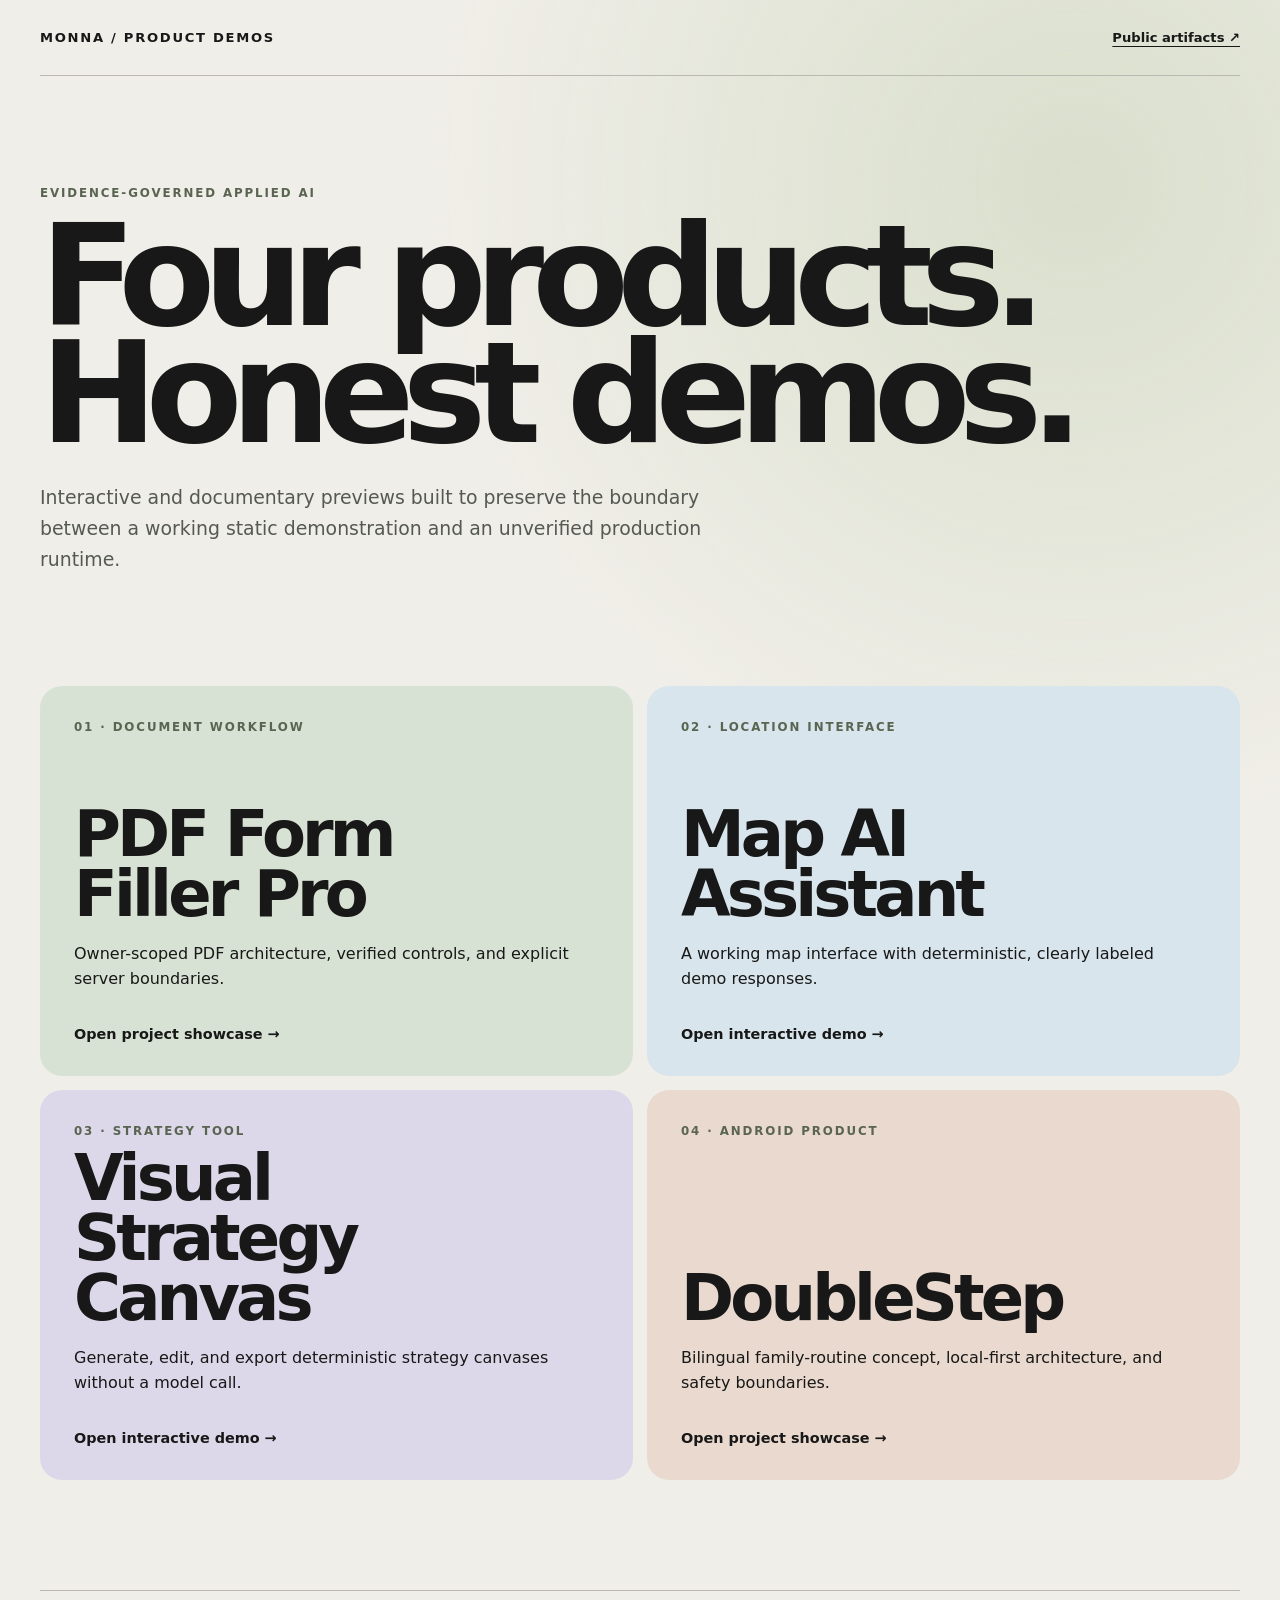
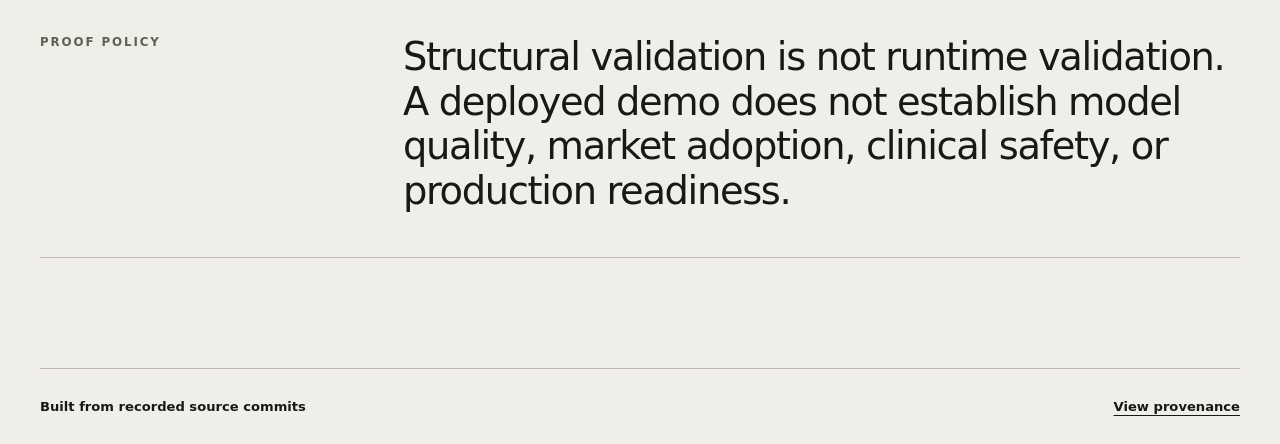
<file: index.html>
<!doctype html>
<html lang="en">
  <head>
    <meta charset="UTF-8" />
    <meta name="viewport" content="width=device-width, initial-scale=1.0" />
    <meta name="description" content="Evidence-led demos for MONNA applied AI products." />
    <title>MONNA Product Demos</title>
    <link rel="stylesheet" href="./styles.css" />
  </head>
  <body>
    <main>
      <nav>
        <a class="brand" href="./">MONNA / PRODUCT DEMOS</a>
        <a href="https://github.com/emanalshazly/monna-product-demos">Public artifacts ↗</a>
      </nav>

      <header>
        <p class="eyebrow">EVIDENCE-GOVERNED APPLIED AI</p>
        <h1>Four products.<br />Honest demos.</h1>
        <p class="lede">Interactive and documentary previews built to preserve the boundary between a working static demonstration and an unverified production runtime.</p>
      </header>

      <section class="catalog" aria-label="Product demos">
        <a class="card moss" href="./pdf-form-filler-pro/">
          <span>01 · DOCUMENT WORKFLOW</span>
          <h2>PDF Form Filler Pro</h2>
          <p>Owner-scoped PDF architecture, verified controls, and explicit server boundaries.</p>
          <strong>Open project showcase →</strong>
        </a>
        <a class="card blue" href="./map-ai-assistant/">
          <span>02 · LOCATION INTERFACE</span>
          <h2>Map AI Assistant</h2>
          <p>A working map interface with deterministic, clearly labeled demo responses.</p>
          <strong>Open interactive demo →</strong>
        </a>
        <a class="card violet" href="./visual-strategy-canvas/">
          <span>03 · STRATEGY TOOL</span>
          <h2>Visual Strategy Canvas</h2>
          <p>Generate, edit, and export deterministic strategy canvases without a model call.</p>
          <strong>Open interactive demo →</strong>
        </a>
        <a class="card clay" href="./doublestep/">
          <span>04 · ANDROID PRODUCT</span>
          <h2>DoubleStep</h2>
          <p>Bilingual family-routine concept, local-first architecture, and safety boundaries.</p>
          <strong>Open project showcase →</strong>
        </a>
      </section>

      <section class="policy">
        <p class="eyebrow">PROOF POLICY</p>
        <p>Structural validation is not runtime validation. A deployed demo does not establish model quality, market adoption, clinical safety, or production readiness.</p>
      </section>

      <footer>
        <span>Built from recorded source commits</span>
        <a href="./provenance.json">View provenance</a>
      </footer>
    </main>
  </body>
</html>
</file>
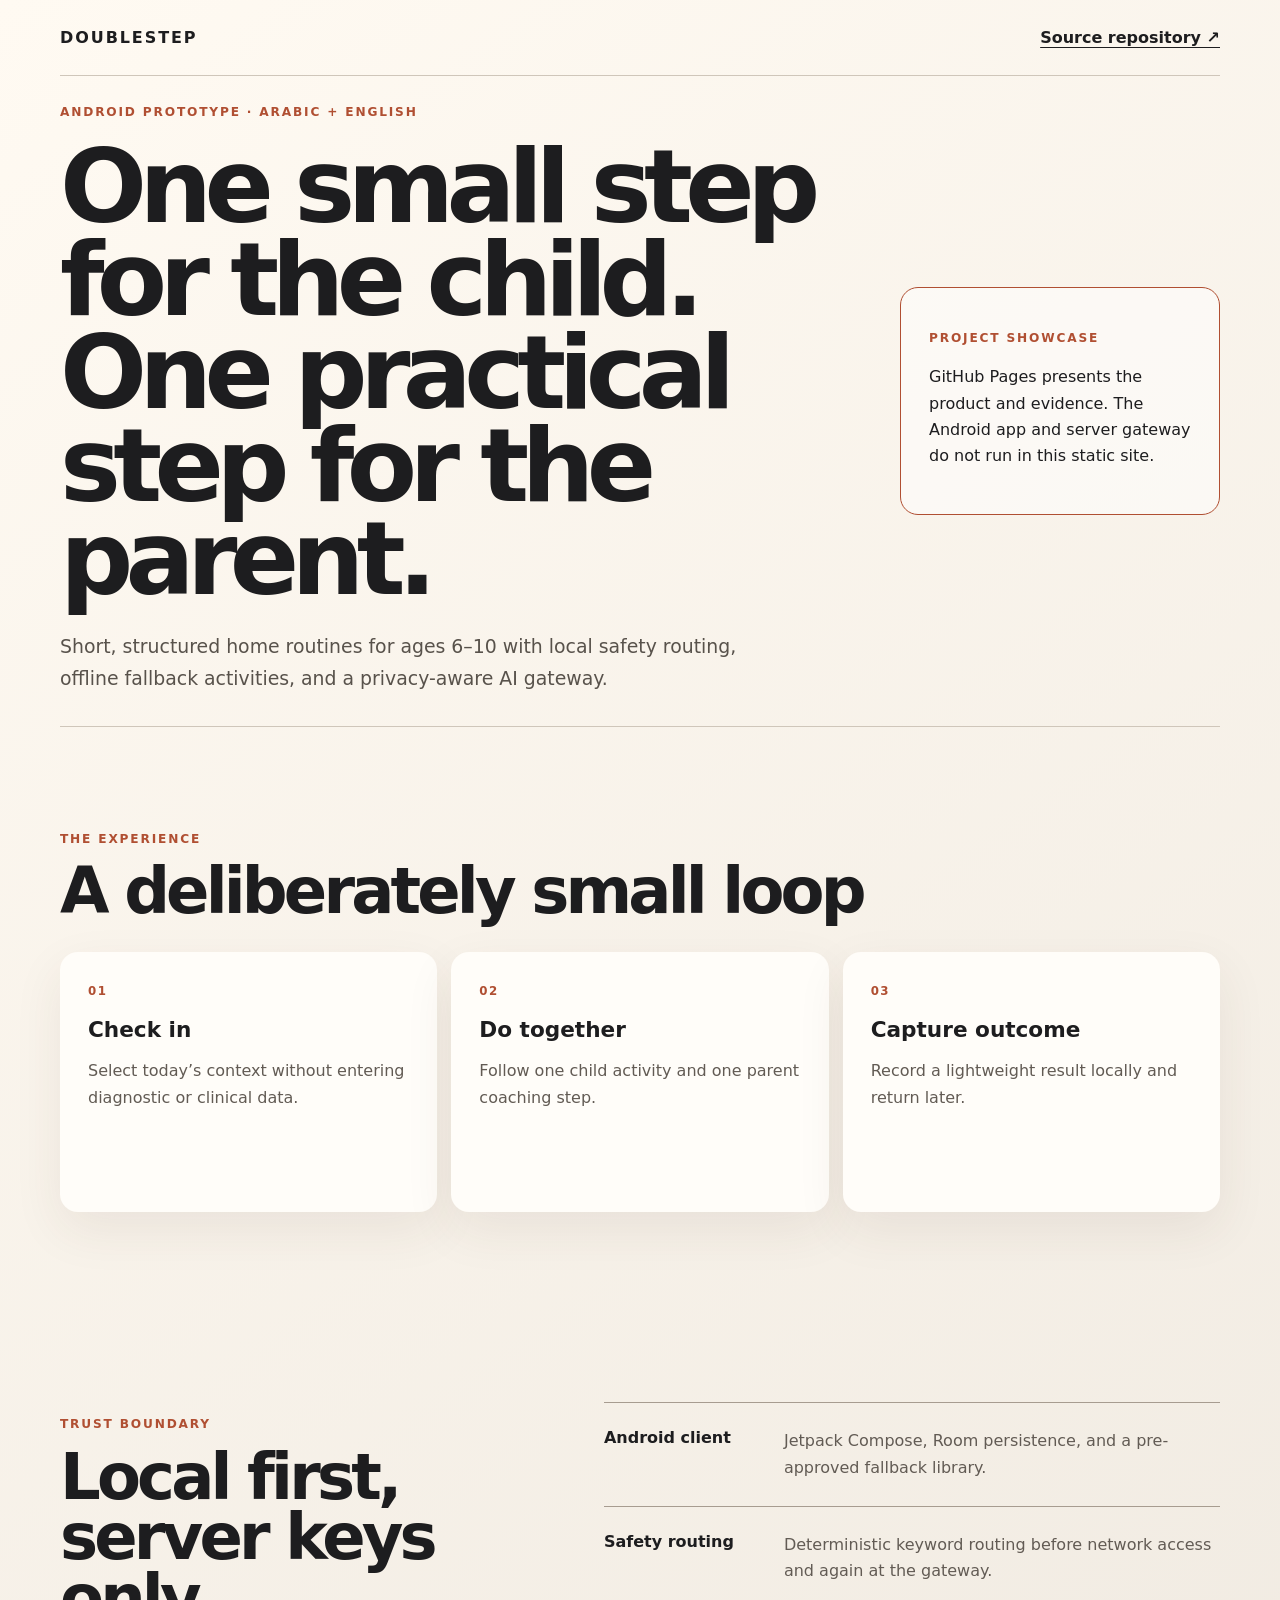
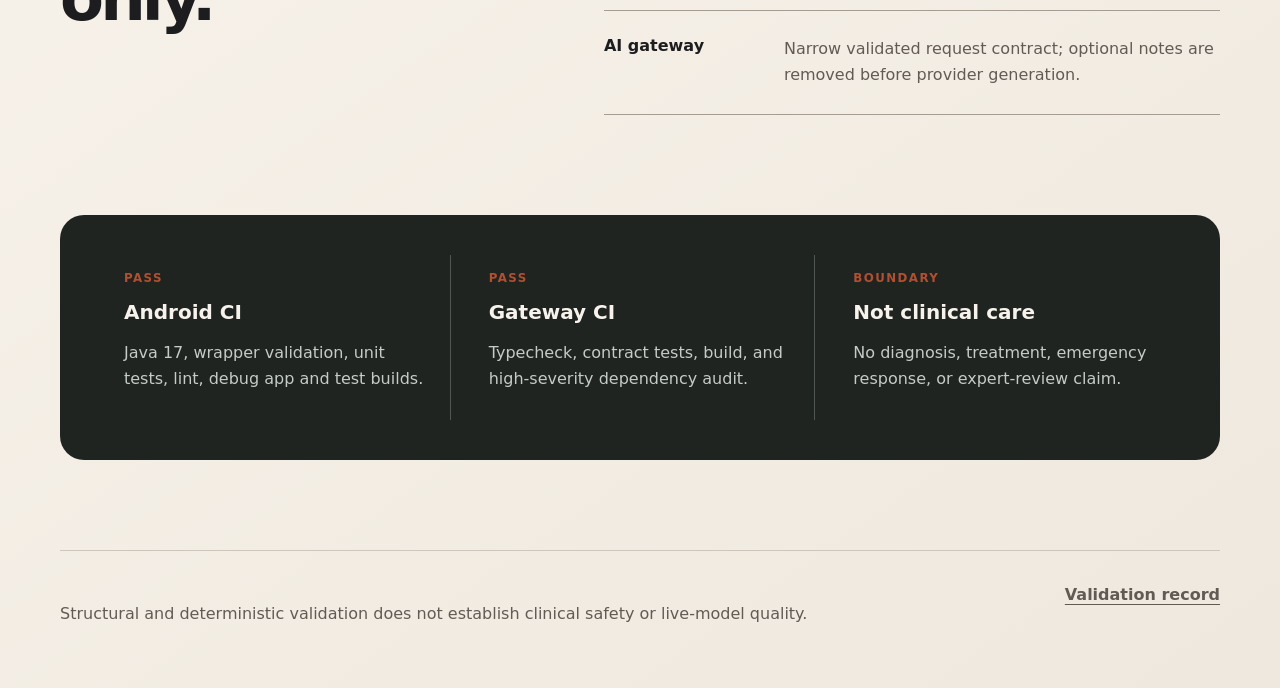
<file: doublestep/index.html>
<!doctype html>
<html lang="en">
  <head>
    <meta charset="UTF-8" />
    <meta name="viewport" content="width=device-width, initial-scale=1.0" />
    <meta name="description" content="DoubleStep Android product architecture and validation status." />
    <title>DoubleStep</title>
    <link rel="stylesheet" href="./styles.css" />
  </head>
  <body>
    <main>
      <nav aria-label="Project links">
        <a class="brand" href="#top">DOUBLESTEP</a>
        <a href="https://github.com/emanalshazly/DoubleStep">Source repository ↗</a>
      </nav>

      <header id="top">
        <div>
          <p class="eyebrow">ANDROID PROTOTYPE · ARABIC + ENGLISH</p>
          <h1>One small step for the child. One practical step for the parent.</h1>
          <p class="lede">Short, structured home routines for ages 6–10 with local safety routing, offline fallback activities, and a privacy-aware AI gateway.</p>
        </div>
        <aside>
          <p class="status">PROJECT SHOWCASE</p>
          <p>GitHub Pages presents the product and evidence. The Android app and server gateway do not run in this static site.</p>
        </aside>
      </header>

      <section class="steps" aria-labelledby="experience-title">
        <p class="eyebrow">THE EXPERIENCE</p>
        <h2 id="experience-title">A deliberately small loop</h2>
        <div class="step-grid">
          <article><span>01</span><h3>Check in</h3><p>Select today’s context without entering diagnostic or clinical data.</p></article>
          <article><span>02</span><h3>Do together</h3><p>Follow one child activity and one parent coaching step.</p></article>
          <article><span>03</span><h3>Capture outcome</h3><p>Record a lightweight result locally and return later.</p></article>
        </div>
      </section>

      <section class="architecture" aria-labelledby="architecture-title">
        <div>
          <p class="eyebrow">TRUST BOUNDARY</p>
          <h2 id="architecture-title">Local first, server keys only.</h2>
        </div>
        <div class="layers">
          <article><strong>Android client</strong><p>Jetpack Compose, Room persistence, and a pre-approved fallback library.</p></article>
          <article><strong>Safety routing</strong><p>Deterministic keyword routing before network access and again at the gateway.</p></article>
          <article><strong>AI gateway</strong><p>Narrow validated request contract; optional notes are removed before provider generation.</p></article>
        </div>
      </section>

      <section class="evidence" aria-label="Evidence status">
        <div><span>PASS</span><strong>Android CI</strong><p>Java 17, wrapper validation, unit tests, lint, debug app and test builds.</p></div>
        <div><span>PASS</span><strong>Gateway CI</strong><p>Typecheck, contract tests, build, and high-severity dependency audit.</p></div>
        <div><span>BOUNDARY</span><strong>Not clinical care</strong><p>No diagnosis, treatment, emergency response, or expert-review claim.</p></div>
      </section>

      <footer>
        <p>Structural and deterministic validation does not establish clinical safety or live-model quality.</p>
        <a href="https://github.com/emanalshazly/DoubleStep/tree/main/docs/validation">Validation record</a>
      </footer>
    </main>
  </body>
</html>
</file>
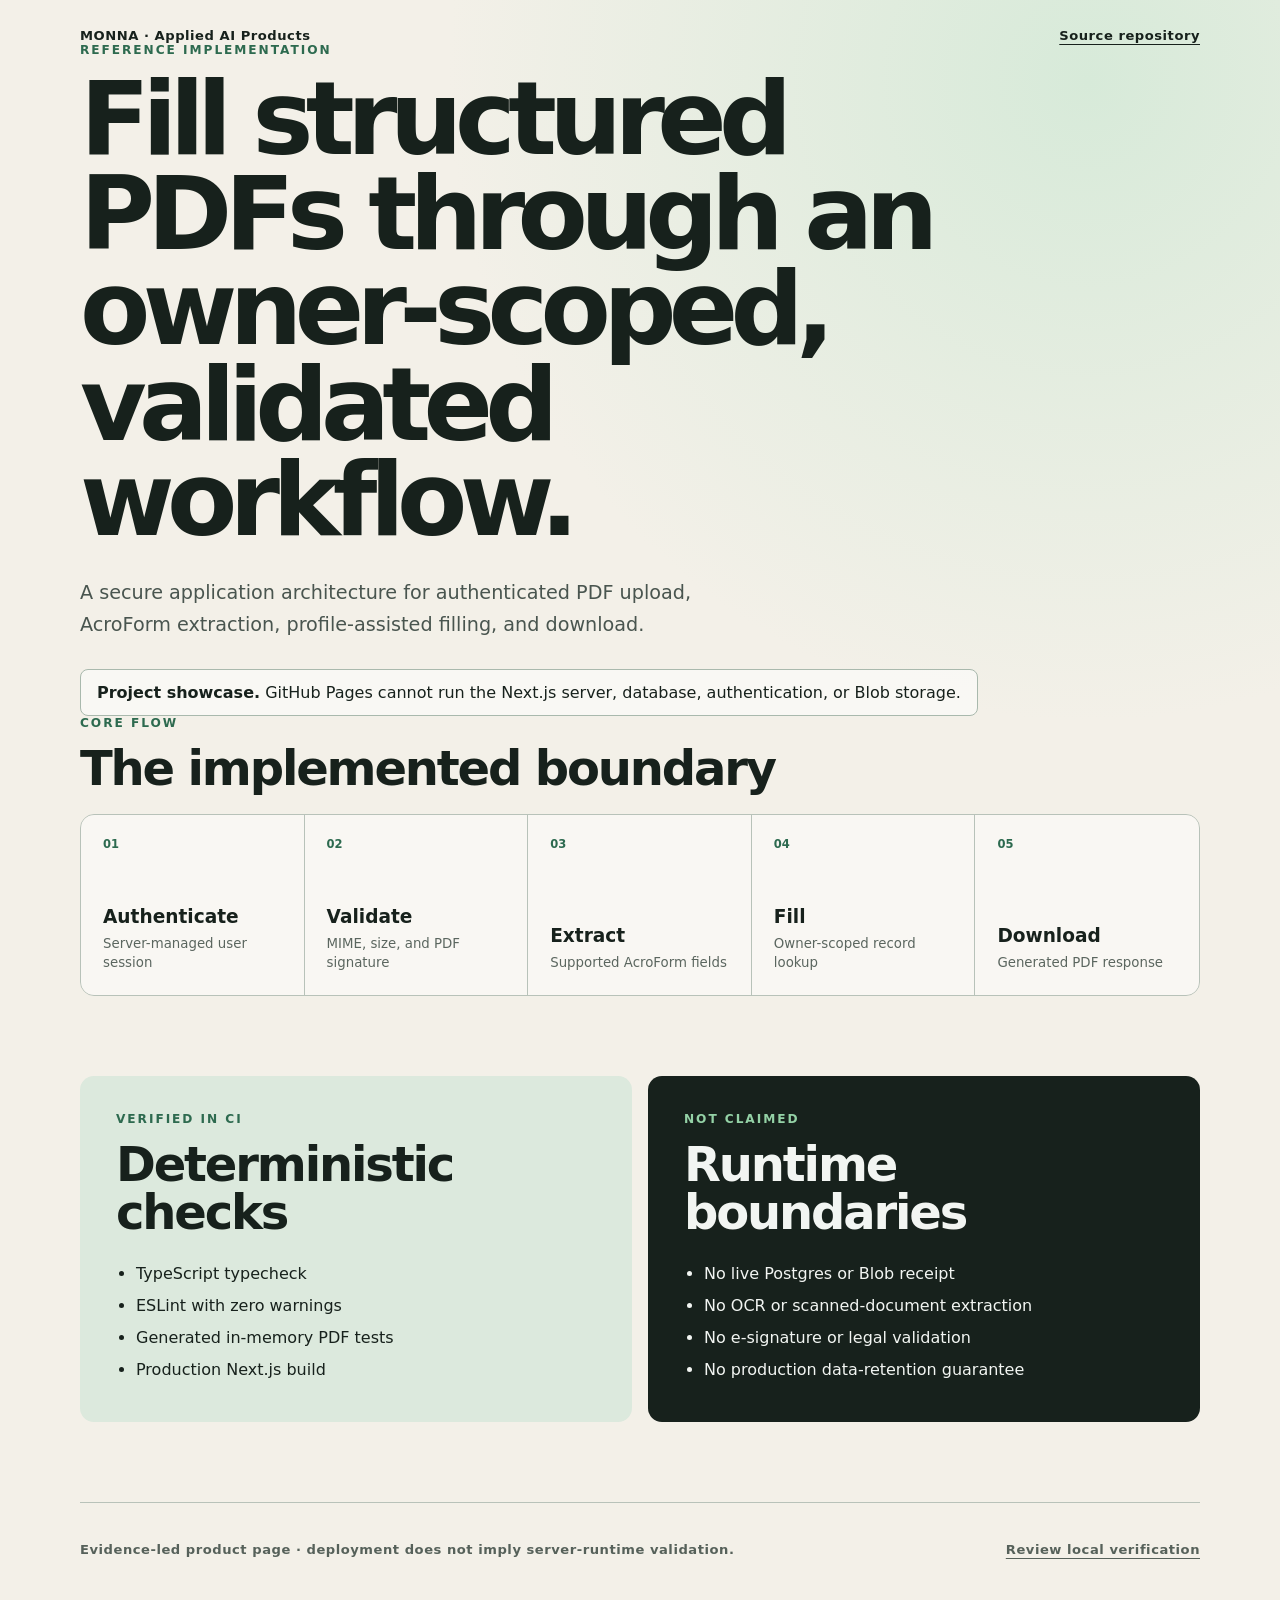
<file: pdf-form-filler-pro/index.html>
<!doctype html>
<html lang="en">
  <head>
    <meta charset="UTF-8" />
    <meta name="viewport" content="width=device-width, initial-scale=1.0" />
    <meta name="description" content="PDF Form Filler Pro architecture and verified project scope." />
    <title>PDF Form Filler Pro</title>
    <link rel="stylesheet" href="./styles.css" />
  </head>
  <body>
    <main>
      <nav aria-label="Project links">
        <span>MONNA · Applied AI Products</span>
        <a href="https://github.com/emanalshazly/PDF-Form-Filler-Pro">Source repository</a>
      </nav>

      <section class="hero">
        <p class="eyebrow">REFERENCE IMPLEMENTATION</p>
        <h1>Fill structured PDFs through an owner-scoped, validated workflow.</h1>
        <p class="lede">A secure application architecture for authenticated PDF upload, AcroForm extraction, profile-assisted filling, and download.</p>
        <div class="notice"><strong>Project showcase.</strong> GitHub Pages cannot run the Next.js server, database, authentication, or Blob storage.</div>
      </section>

      <section aria-labelledby="flow-title">
        <p class="eyebrow">CORE FLOW</p>
        <h2 id="flow-title">The implemented boundary</h2>
        <ol class="flow">
          <li><span>01</span><strong>Authenticate</strong><small>Server-managed user session</small></li>
          <li><span>02</span><strong>Validate</strong><small>MIME, size, and PDF signature</small></li>
          <li><span>03</span><strong>Extract</strong><small>Supported AcroForm fields</small></li>
          <li><span>04</span><strong>Fill</strong><small>Owner-scoped record lookup</small></li>
          <li><span>05</span><strong>Download</strong><small>Generated PDF response</small></li>
        </ol>
      </section>

      <section class="grid" aria-label="Evidence and boundaries">
        <article>
          <p class="eyebrow">VERIFIED IN CI</p>
          <h2>Deterministic checks</h2>
          <ul>
            <li>TypeScript typecheck</li>
            <li>ESLint with zero warnings</li>
            <li>Generated in-memory PDF tests</li>
            <li>Production Next.js build</li>
          </ul>
        </article>
        <article class="dark">
          <p class="eyebrow">NOT CLAIMED</p>
          <h2>Runtime boundaries</h2>
          <ul>
            <li>No live Postgres or Blob receipt</li>
            <li>No OCR or scanned-document extraction</li>
            <li>No e-signature or legal validation</li>
            <li>No production data-retention guarantee</li>
          </ul>
        </article>
      </section>

      <footer>
        <p>Evidence-led product page · deployment does not imply server-runtime validation.</p>
        <a href="https://github.com/emanalshazly/PDF-Form-Filler-Pro#local-verification">Review local verification</a>
      </footer>
    </main>
  </body>
</html>
</file>
<file: styles.css>
:root {
  font-family: Inter, ui-sans-serif, system-ui, -apple-system, BlinkMacSystemFont, "Segoe UI", sans-serif;
  color: #171817;
  background: #f0eee8;
  font-synthesis: none;
}

* { box-sizing: border-box; }
body { margin: 0; background: radial-gradient(circle at 84% 9%, #d9dfcc 0, transparent 30%), #f0eee8; }
main { width: min(1200px, calc(100% - 32px)); margin: 0 auto; }
a { color: inherit; text-underline-offset: 4px; }
nav, footer { min-height: 76px; display: flex; align-items: center; justify-content: space-between; gap: 20px; border-bottom: 1px solid #bab8b1; font-size: .82rem; font-weight: 750; }
.brand { text-decoration: none; letter-spacing: .13em; }
header { min-height: 610px; display: flex; flex-direction: column; justify-content: center; }
.eyebrow, .card span { margin: 0; color: #596451; font-size: .74rem; font-weight: 850; letter-spacing: .16em; }
h1 { margin: 18px 0 30px; font-size: clamp(4rem, 11vw, 9rem); line-height: .83; letter-spacing: -.085em; }
.lede { max-width: 680px; margin: 0; color: #555953; font-size: 1.18rem; line-height: 1.65; }
.catalog { display: grid; grid-template-columns: 1fr 1fr; gap: 14px; }
.card { min-height: 390px; padding: 34px; display: flex; flex-direction: column; border-radius: 22px; text-decoration: none; transition: transform .2s ease, box-shadow .2s ease; }
.card:hover, .card:focus-visible { transform: translateY(-4px); box-shadow: 0 24px 70px rgba(30,30,28,.13); outline: none; }
.card h2 { max-width: 480px; margin: auto 0 18px; font-size: clamp(2.3rem, 5vw, 4.3rem); line-height: .94; letter-spacing: -.06em; }
.card p { max-width: 520px; min-height: 56px; margin: 0 0 28px; line-height: 1.55; }
.card strong { font-size: .9rem; }
.moss { background: #d8e2d4; }
.blue { background: #d9e5ec; }
.violet { background: #ddd8e9; }
.clay { background: #ead9cf; }
.policy { margin: 110px 0; padding: 44px 0; display: grid; grid-template-columns: .7fr 2fr; gap: 70px; border-top: 1px solid #bab8b1; border-bottom: 1px solid #bab8b1; }
.policy > p:last-child { max-width: 850px; margin: 0; font-size: clamp(1.5rem, 3vw, 2.7rem); line-height: 1.16; letter-spacing: -.035em; }
footer { border-bottom: 0; border-top: 1px solid #bab8b1; }
@media (max-width: 760px) {
  header { min-height: 520px; }
  .catalog, .policy { grid-template-columns: 1fr; }
  .card { min-height: 330px; }
  .policy { gap: 24px; }
  nav, footer { align-items: flex-start; flex-direction: column; justify-content: center; }
}
</file>
<file: doublestep/styles.css>
:root {
  font-family: Inter, ui-sans-serif, system-ui, -apple-system, BlinkMacSystemFont, "Segoe UI", sans-serif;
  color: #1d1d1f;
  background: #f7f3ec;
  font-synthesis: none;
}

* { box-sizing: border-box; }
html { scroll-behavior: smooth; }
body { margin: 0; background: linear-gradient(145deg, #fffaf2 0%, #eee8df 100%); }
main { width: min(1160px, calc(100% - 32px)); margin: 0 auto; }
nav { min-height: 76px; display: flex; align-items: center; justify-content: space-between; border-bottom: 1px solid #cfc6ba; }
a { color: inherit; font-weight: 700; text-decoration-thickness: 1px; text-underline-offset: 4px; }
.brand { text-decoration: none; letter-spacing: .12em; }
header { min-height: 650px; display: grid; grid-template-columns: 2.4fr 1fr; align-items: center; gap: 72px; }
.eyebrow, .status { color: #b04f32; font-size: .76rem; font-weight: 850; letter-spacing: .15em; }
h1 { max-width: 850px; margin: 18px 0 26px; font-size: clamp(3.2rem, 8vw, 7.4rem); line-height: .91; letter-spacing: -.075em; }
h2 { margin: 12px 0 30px; font-size: clamp(2.3rem, 5vw, 4.7rem); line-height: .95; letter-spacing: -.06em; }
h3 { margin: 18px 0 10px; font-size: 1.35rem; }
p { line-height: 1.65; }
.lede { max-width: 700px; color: #58524b; font-size: 1.18rem; }
aside { padding: 28px; border: 1px solid #b04f32; border-radius: 18px; background: rgba(255,255,255,.5); }
.steps { padding: 90px 0; border-top: 1px solid #cfc6ba; }
.step-grid, .evidence { display: grid; grid-template-columns: repeat(3, 1fr); gap: 14px; }
.step-grid article { min-height: 260px; padding: 28px; border-radius: 18px; background: #fffdf9; box-shadow: 0 18px 50px rgba(76,55,37,.08); }
.step-grid span, .evidence span { color: #b04f32; font-size: .74rem; font-weight: 850; letter-spacing: .12em; }
.step-grid p, .layers p, .evidence p { color: #625b54; }
.architecture { padding: 100px 0; display: grid; grid-template-columns: 1fr 1.3fr; gap: 70px; }
.layers { border-top: 1px solid #a79c90; }
.layers article { padding: 25px 0; display: grid; grid-template-columns: 160px 1fr; gap: 20px; border-bottom: 1px solid #a79c90; }
.layers p { margin: 0; }
.evidence { padding: 40px; border-radius: 24px; color: #f7f3ec; background: #202421; }
.evidence div { padding: 12px 24px; border-right: 1px solid #505651; }
.evidence div:last-child { border-right: 0; }
.evidence strong { display: block; margin-top: 14px; font-size: 1.25rem; }
.evidence p { color: #c5cbc5; }
footer { margin-top: 90px; padding: 34px 0 44px; display: flex; justify-content: space-between; gap: 24px; border-top: 1px solid #cfc6ba; color: #625b54; }
@media (max-width: 780px) {
  header, .architecture, .step-grid, .evidence { grid-template-columns: 1fr; }
  header { padding: 90px 0; }
  .architecture { gap: 20px; }
  .evidence div { border-right: 0; border-bottom: 1px solid #505651; }
  .evidence div:last-child { border-bottom: 0; }
  footer { flex-direction: column; }
}
</file>
<file: pdf-form-filler-pro/styles.css>
:root {
  color-scheme: light;
  font-family: Inter, ui-sans-serif, system-ui, -apple-system, BlinkMacSystemFont, "Segoe UI", sans-serif;
  color: #17211c;
  background: #f3f0e8;
  font-synthesis: none;
}

* { box-sizing: border-box; }
body { margin: 0; background: radial-gradient(circle at 85% 5%, #d7ead9 0, transparent 34%), #f3f0e8; }
main { width: min(1120px, calc(100% - 32px)); margin: 0 auto; padding: 28px 0 48px; }
nav, footer { display: flex; align-items: center; justify-content: space-between; gap: 20px; font-size: .82rem; font-weight: 700; letter-spacing: .04em; }
a { color: inherit; text-underline-offset: 4px; }
.hero { min-height: 540px; display: flex; flex-direction: column; justify-content: center; max-width: 900px; }
.eyebrow { margin: 0 0 14px; color: #2d6a4f; font-size: .76rem; font-weight: 800; letter-spacing: .16em; }
h1 { max-width: 880px; margin: 0; font-size: clamp(3rem, 8vw, 6.9rem); line-height: .93; letter-spacing: -.075em; }
h2 { margin: 0 0 22px; font-size: clamp(1.8rem, 4vw, 3rem); line-height: 1; letter-spacing: -.045em; }
.lede { max-width: 700px; margin: 30px 0 0; font-size: 1.2rem; line-height: 1.65; color: #49554f; }
.notice { width: fit-content; margin-top: 28px; padding: 13px 16px; border: 1px solid #a9b9ad; border-radius: 8px; background: rgba(255,255,255,.55); }
.flow { display: grid; grid-template-columns: repeat(5, 1fr); margin: 0; padding: 0; list-style: none; border: 1px solid #b8c2b9; border-radius: 14px; overflow: hidden; }
.flow li { min-height: 180px; padding: 22px; display: flex; flex-direction: column; border-right: 1px solid #b8c2b9; background: rgba(255,255,255,.45); }
.flow li:last-child { border-right: 0; }
.flow span { color: #2d6a4f; font-size: .72rem; font-weight: 800; }
.flow strong { margin-top: auto; font-size: 1.16rem; }
.flow small { margin-top: 8px; line-height: 1.4; color: #5b665f; }
.grid { display: grid; grid-template-columns: 1fr 1fr; gap: 16px; margin: 80px 0; }
article { padding: 36px; border-radius: 14px; background: #dce9dd; }
article.dark { color: #f2f5f2; background: #17211c; }
article.dark .eyebrow { color: #94d2a6; }
ul { margin: 0; padding-left: 20px; line-height: 2; }
footer { padding-top: 26px; border-top: 1px solid #b8c2b9; color: #56615a; }
@media (max-width: 760px) {
  .hero { min-height: 500px; }
  .flow, .grid { grid-template-columns: 1fr; }
  .flow li { min-height: 120px; border-right: 0; border-bottom: 1px solid #b8c2b9; }
  .flow li:last-child { border-bottom: 0; }
  nav, footer { align-items: flex-start; flex-direction: column; }
}
</file>
